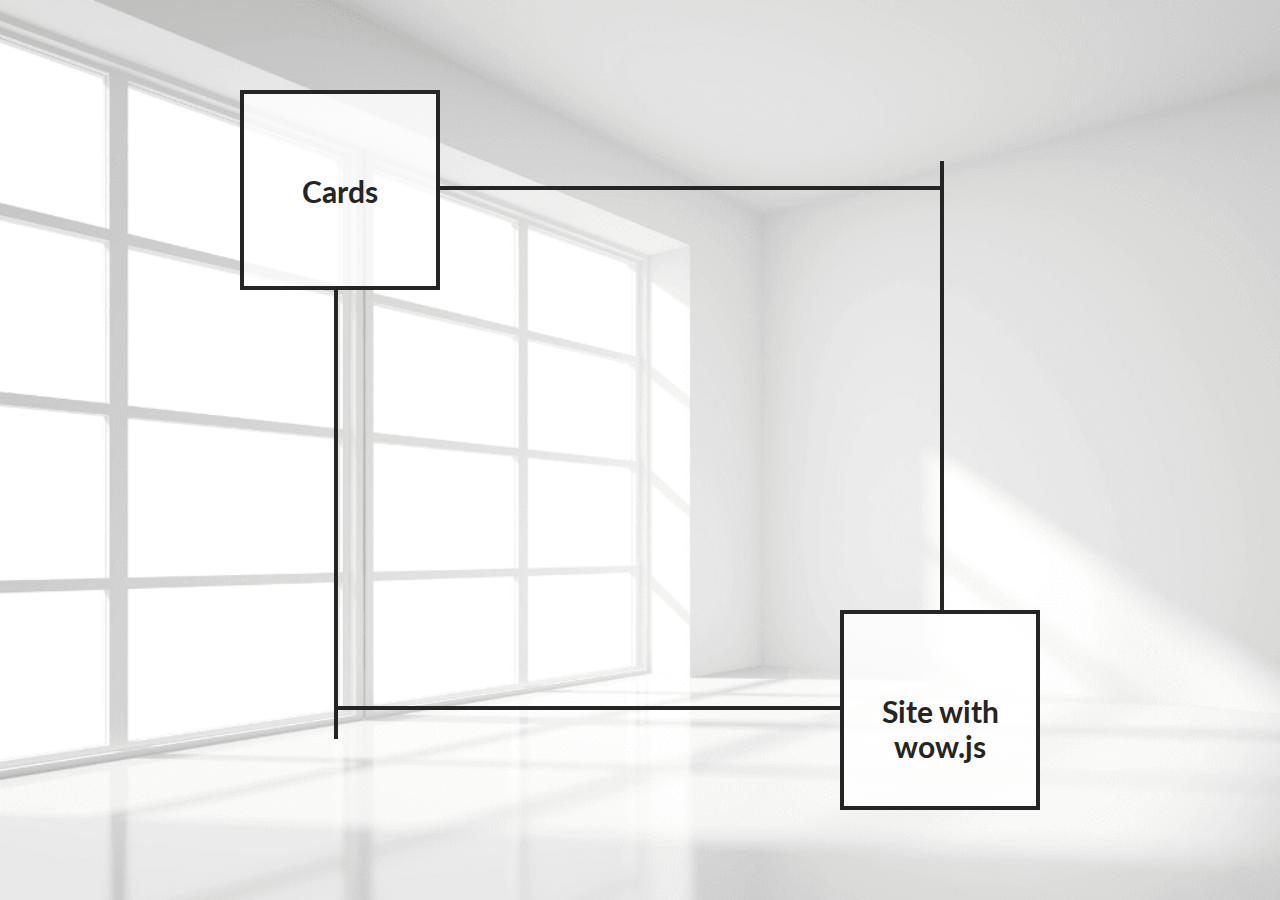
<file: index.html>
<!DOCTYPE html>
<html lang="en">

<head>
    <meta charset="UTF-8">
    <meta http-equiv="X-UA-Compatible" content="IE=edge">
    <meta name="viewport" content="width=device-width, initial-scale=1.0">
    <title>Menu</title>
    <link rel="preconnect" href="https://fonts.gstatic.com">
    <link href="https://fonts.googleapis.com/css2?family=Lato:wght@300;400;700&display=swap" rel="stylesheet">
    <link rel="stylesheet" href="index/css/normalize.css">
    <link rel="stylesheet" href="index/css/style.css">
</head>

<body>
    <nav class="nav">
        <a class="link link_1 nav__link_1" href="1/index.html" alt="Design Lab">Cards</a>
        <a class="link link_2 nav__link_2" href="2/index.html" alt="Cahee">Site with wow.js</a>
    </nav>
</body>

</html>
</file>
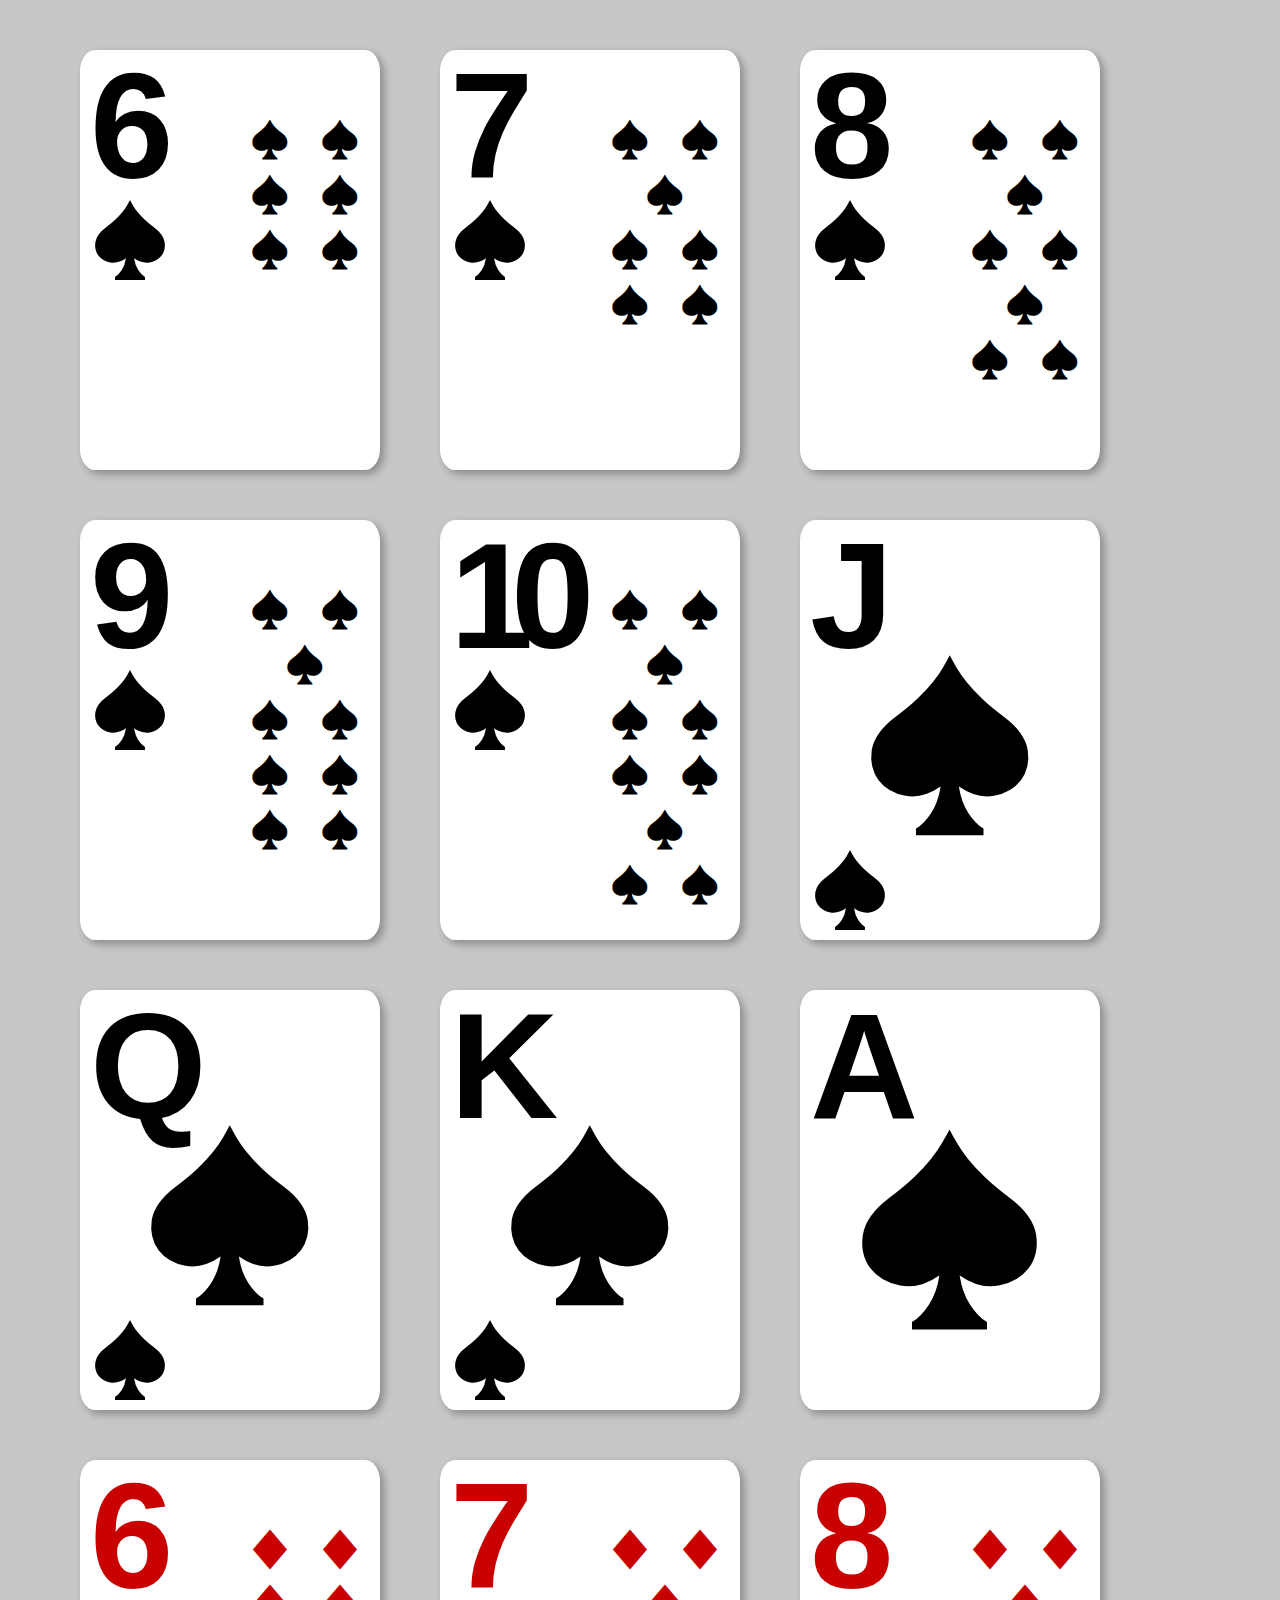
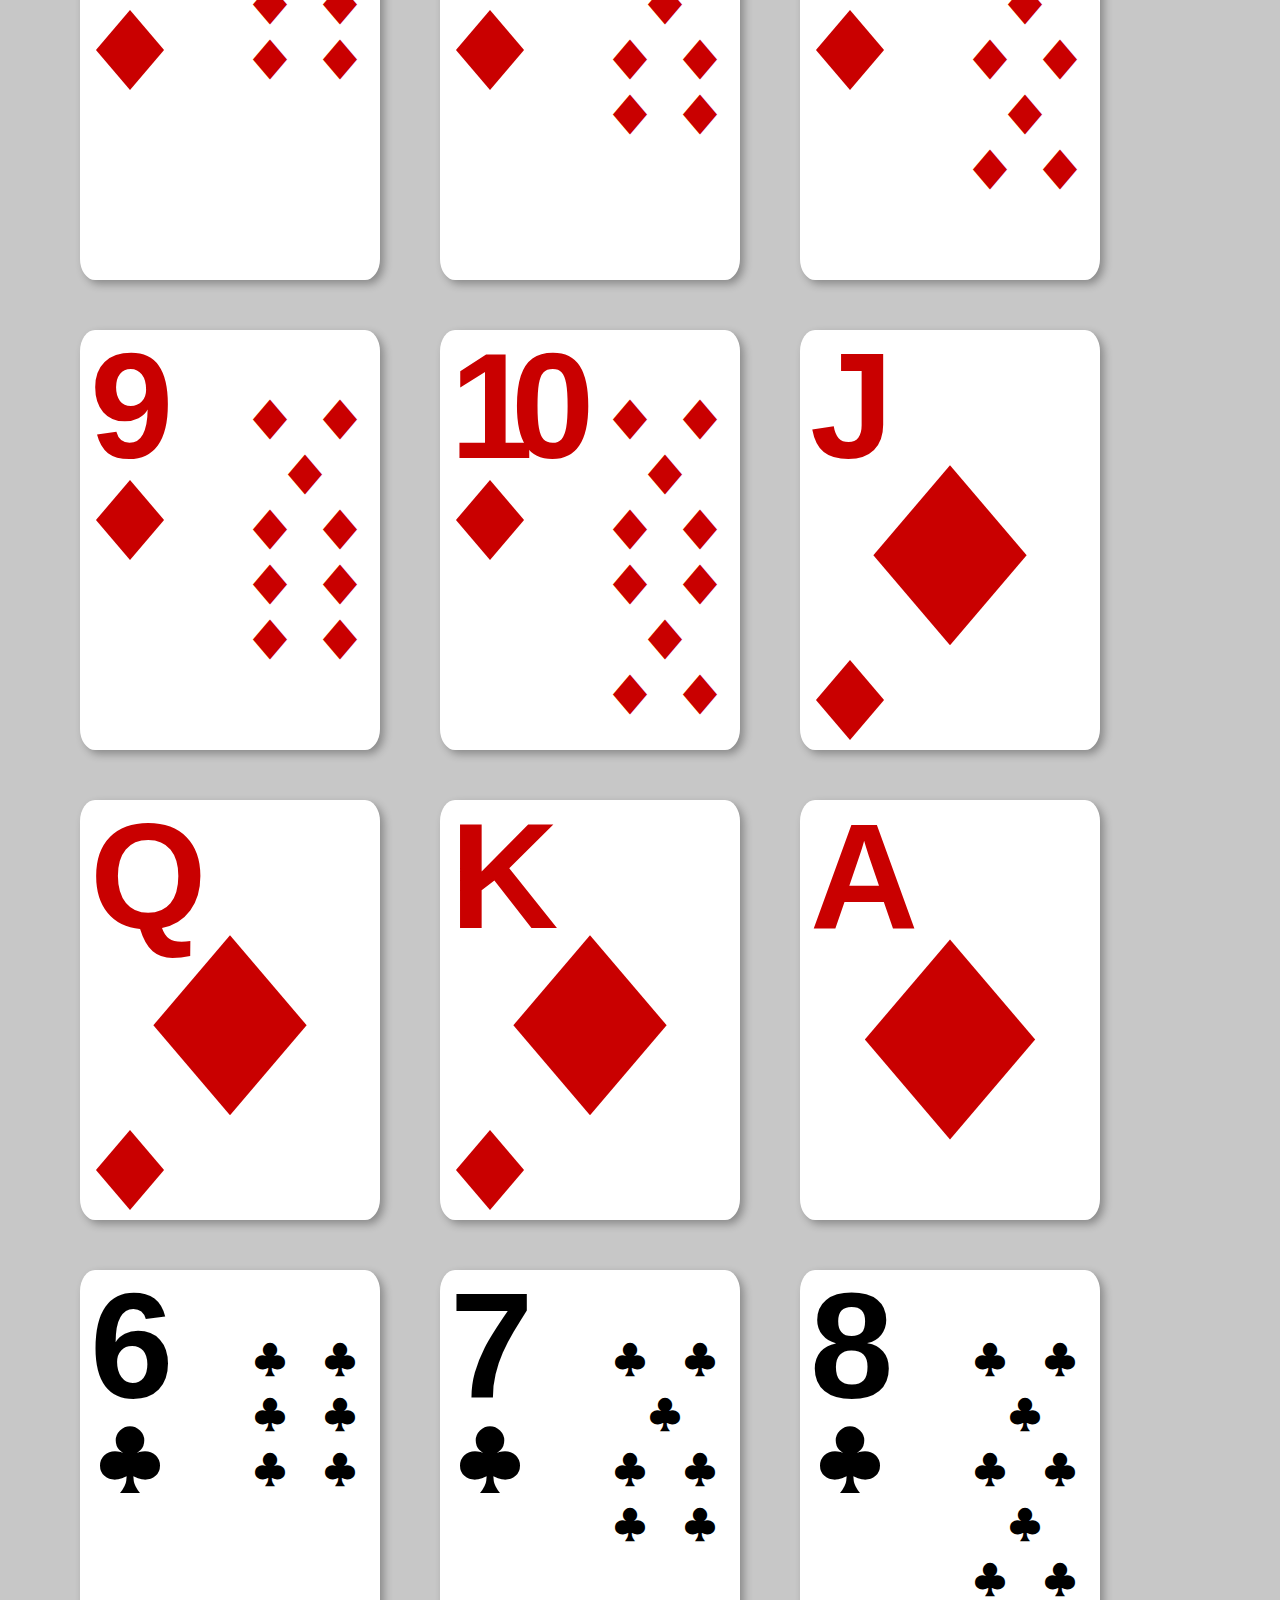
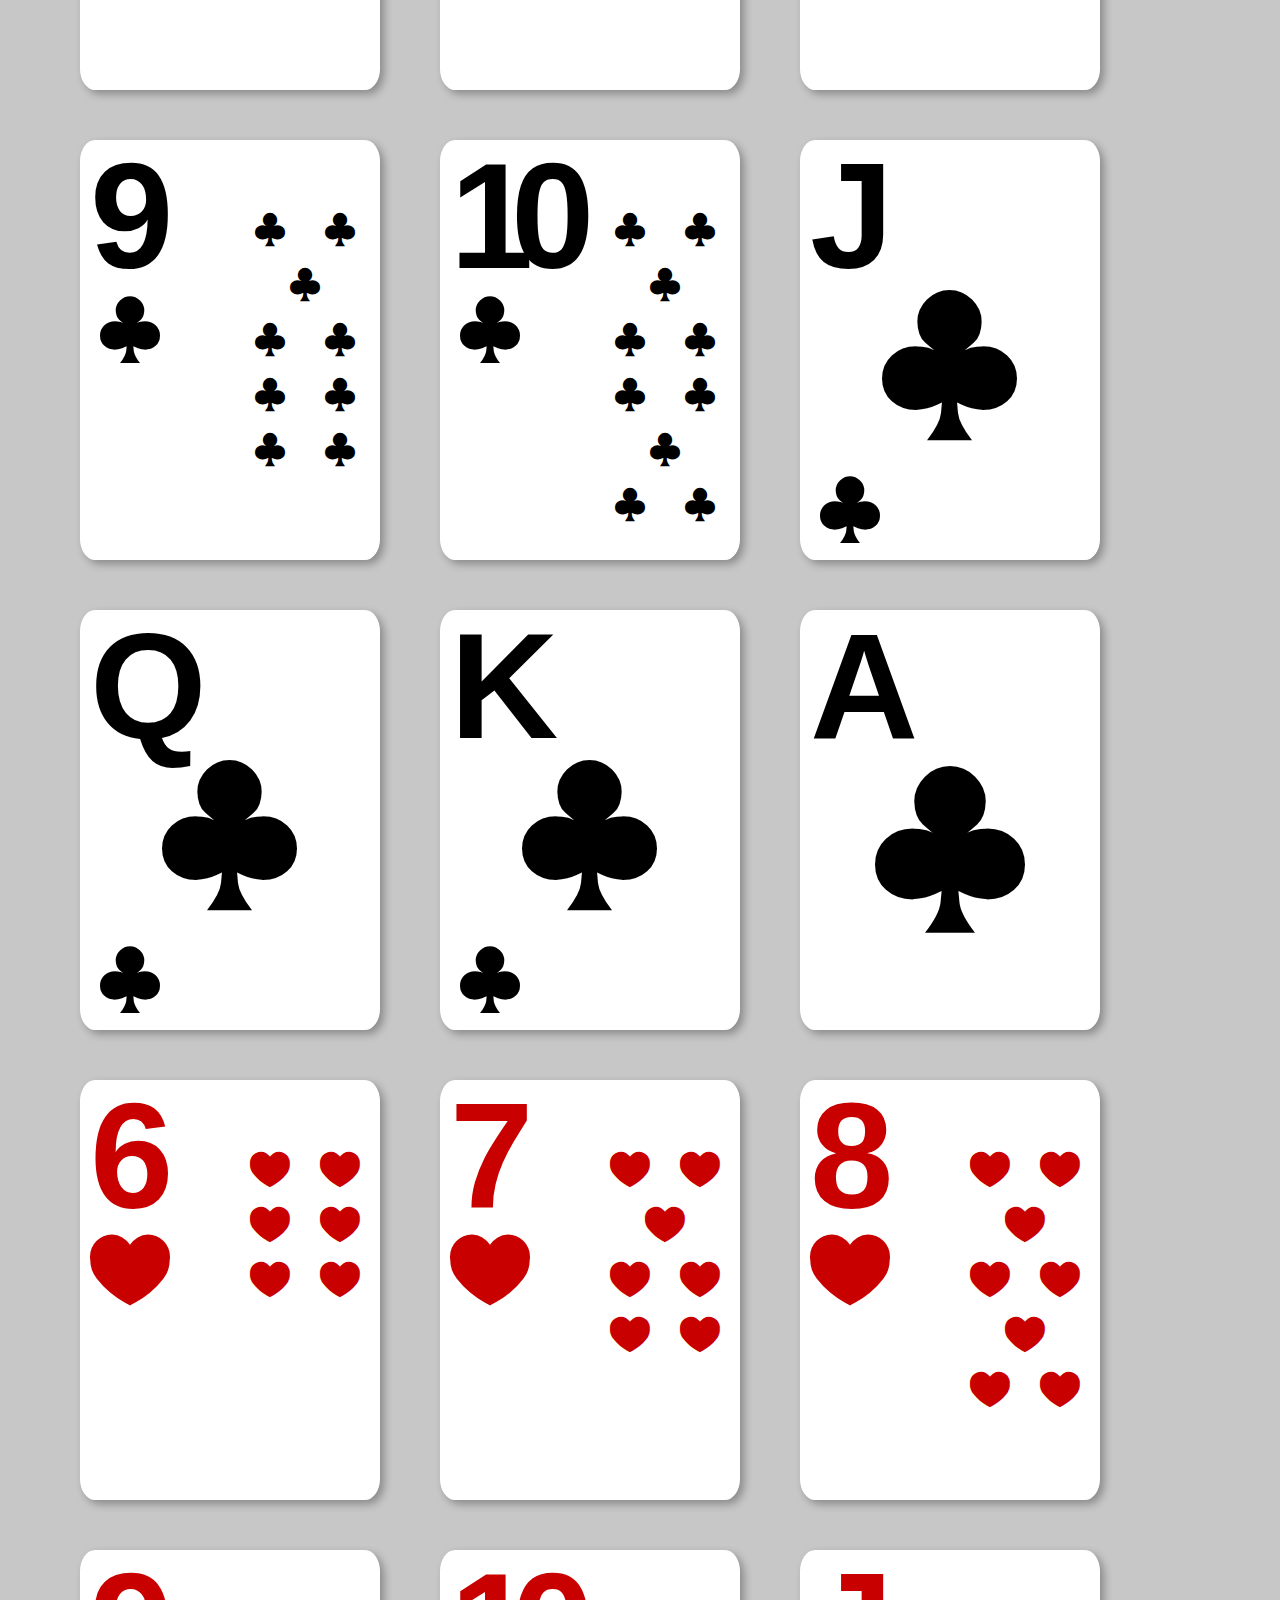
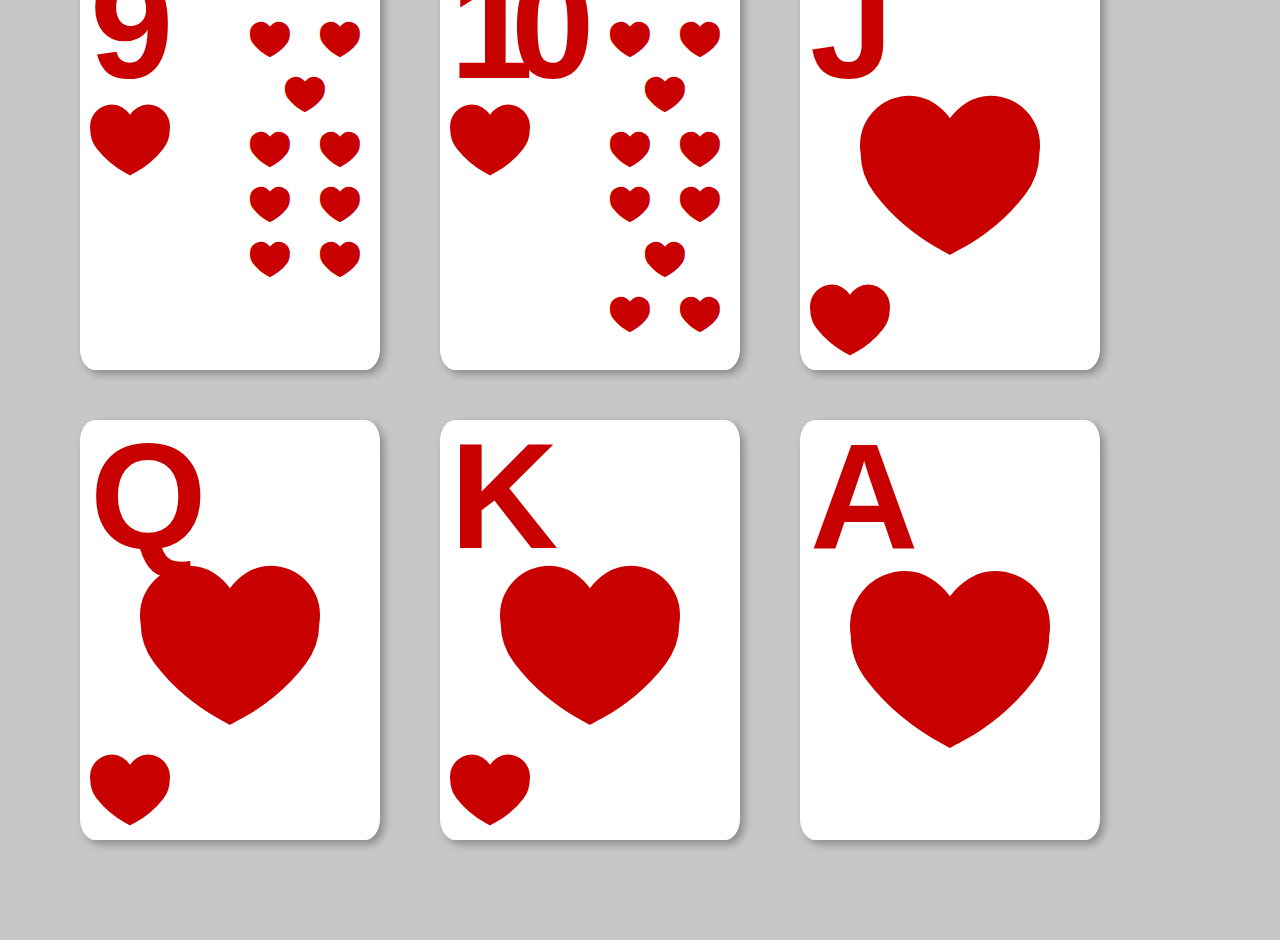
<file: 1/index.html>
<!DOCTYPE html>
<html lang="en">

<head>
    <meta charset="UTF-8">
    <meta http-equiv="X-UA-Compatible" content="IE=edge">
    <meta name="viewport" content="width=device-width, initial-scale=1.0">
    <title>Cards</title>
    <link rel="stylesheet" href="css/style.css">
</head>

<body>
    <main class="cards-box">
        <div class="card card_black pika-6">
            <h1 class="value">6</h1>
            <i class="suit icon-pika"></i>
            <div class="suits-box">
                <i class="small-icon icon-pika"></i>
                <i class="small-icon icon-pika"></i>
                <i class="small-icon icon-pika"></i>
                <i class="small-icon icon-pika"></i>
                <i class="small-icon icon-pika"></i>
                <i class="small-icon icon-pika"></i>
            </div>
        </div>
        <div class="card card_black pika-7">
            <h1 class="value">7</h1>
            <i class="suit icon-pika"></i>
            <div class="suits-box">
                <i class="small-icon icon-pika"></i>
                <i class="small-icon icon-pika"></i>
                <i class="small-icon icon_margin icon-pika"></i>
                <i class="small-icon icon-pika"></i>
                <i class="small-icon icon-pika"></i>
                <i class="small-icon icon-pika"></i>
                <i class="small-icon icon-pika"></i>
            </div>
        </div>
        <div class="card card_black pika-8">
            <h1 class="value">8</h1>
            <i class="suit icon-pika"></i>
            <div class="suits-box">
                <i class="small-icon icon-pika"></i>
                <i class="small-icon icon-pika"></i>
                <i class="small-icon icon_margin icon-pika"></i>
                <i class="small-icon icon-pika"></i>
                <i class="small-icon icon-pika"></i>
                <i class="small-icon icon_margin icon-pika"></i>
                <i class="small-icon icon-pika"></i>
                <i class="small-icon icon-pika"></i>
            </div>
        </div>
        <div class="card card_black pika-9">
            <h1 class="value">9</h1>
            <i class="suit icon-pika"></i>
            <div class="suits-box">
                <i class="small-icon icon-pika"></i>
                <i class="small-icon icon-pika"></i>
                <i class="small-icon icon_margin icon-pika"></i>
                <i class="small-icon icon-pika"></i>
                <i class="small-icon icon-pika"></i>
                <i class="small-icon icon-pika"></i>
                <i class="small-icon icon-pika"></i>
                <i class="small-icon icon-pika"></i>
                <i class="small-icon icon-pika"></i>
            </div>
        </div>
        <div class="card card_black pika-10">
            <h1 class="value">10</h1>
            <i class="suit icon-pika"></i>
            <div class="suits-box">
                <i class="small-icon icon-pika"></i>
                <i class="small-icon icon-pika"></i>
                <i class="small-icon icon_margin icon-pika"></i>
                <i class="small-icon icon-pika"></i>
                <i class="small-icon icon-pika"></i>
                <i class="small-icon icon-pika"></i>
                <i class="small-icon icon-pika"></i>
                <i class="small-icon icon_margin icon-pika"></i>
                <i class="small-icon icon-pika"></i>
                <i class="small-icon icon-pika"></i>
            </div>
        </div>
        <div class="card card_black pika-j">
            <h1 class="value">J</h1>
            <i class="suit suit_bottom icon-pika"></i>
            <i class="big-icon icon-pika"></i>
        </div>
        <div class="card card_black pika-q">
            <h1 class="value">Q</h1>
            <i class="suit suit_bottom icon-pika"></i>
            <i class="big-icon icon-pika"></i>
        </div>
        <div class="card card_black pika-k">
            <h1 class="value">K</h1>
            <i class="suit suit_bottom icon-pika"></i>
            <i class="big-icon icon-pika"></i>
        </div>
        <div class="card card_black pika-ace">
            <h1 class="value">A</h1>
            <i class="biggest-icon icon-pika"></i>
        </div>
        <!-- bubna -->
        <div class="card card_red bubna-6">
            <h1 class="value">6</h1>
            <i class="suit icon-bubna"></i>
            <div class="suits-box">
                <i class="small-icon icon-bubna"></i>
                <i class="small-icon icon-bubna"></i>
                <i class="small-icon icon-bubna"></i>
                <i class="small-icon icon-bubna"></i>
                <i class="small-icon icon-bubna"></i>
                <i class="small-icon icon-bubna"></i>
            </div>
        </div>
        <div class="card card_red bubna-7">
            <h1 class="value">7</h1>
            <i class="suit icon-bubna"></i>
            <div class="suits-box">
                <i class="small-icon icon-bubna"></i>
                <i class="small-icon icon-bubna"></i>
                <i class="small-icon icon_margin icon-bubna"></i>
                <i class="small-icon icon-bubna"></i>
                <i class="small-icon icon-bubna"></i>
                <i class="small-icon icon-bubna"></i>
                <i class="small-icon icon-bubna"></i>
            </div>
        </div>
        <div class="card card_red bubna-8">
            <h1 class="value">8</h1>
            <i class="suit icon-bubna"></i>
            <div class="suits-box">
                <i class="small-icon icon-bubna"></i>
                <i class="small-icon icon-bubna"></i>
                <i class="small-icon icon_margin icon-bubna"></i>
                <i class="small-icon icon-bubna"></i>
                <i class="small-icon icon-bubna"></i>
                <i class="small-icon icon_margin icon-bubna"></i>
                <i class="small-icon icon-bubna"></i>
                <i class="small-icon icon-bubna"></i>
            </div>
        </div>
        <div class="card card_red bubna-9">
            <h1 class="value">9</h1>
            <i class="suit icon-bubna"></i>
            <div class="suits-box">
                <i class="small-icon icon-bubna"></i>
                <i class="small-icon icon-bubna"></i>
                <i class="small-icon icon_margin icon-bubna"></i>
                <i class="small-icon icon-bubna"></i>
                <i class="small-icon icon-bubna"></i>
                <i class="small-icon icon-bubna"></i>
                <i class="small-icon icon-bubna"></i>
                <i class="small-icon icon-bubna"></i>
                <i class="small-icon icon-bubna"></i>
            </div>
        </div>
        <div class="card card_red bubna-10">
            <h1 class="value">10</h1>
            <i class="suit icon-bubna"></i>
            <div class="suits-box">
                <i class="small-icon icon-bubna"></i>
                <i class="small-icon icon-bubna"></i>
                <i class="small-icon icon_margin icon-bubna"></i>
                <i class="small-icon icon-bubna"></i>
                <i class="small-icon icon-bubna"></i>
                <i class="small-icon icon-bubna"></i>
                <i class="small-icon icon-bubna"></i>
                <i class="small-icon icon_margin icon-bubna"></i>
                <i class="small-icon icon-bubna"></i>
                <i class="small-icon icon-bubna"></i>
            </div>
        </div>
        <div class="card card_red bubna-j">
            <h1 class="value">J</h1>
            <i class="suit suit_bottom icon-bubna"></i>
            <i class="big-icon icon-bubna"></i>
        </div>
        <div class="card card_red bubna-q">
            <h1 class="value">Q</h1>
            <i class="suit suit_bottom icon-bubna"></i>
            <i class="big-icon icon-bubna"></i>
        </div>
        <div class="card card_red bubna-k">
            <h1 class="value">K</h1>
            <i class="suit suit_bottom icon-bubna"></i>
            <i class="big-icon icon-bubna"></i>
        </div>
        <div class="card card_red bubna-ace">
            <h1 class="value">A</h1>
            <i class="biggest-icon icon-bubna"></i>
        </div>
        <!-- trefa -->
        <div class="card card_black trefa-6">
            <h1 class="value">6</h1>
            <i class="suit icon-trefa"></i>
            <div class="suits-box">
                <i class="small-icon icon-trefa"></i>
                <i class="small-icon icon-trefa"></i>
                <i class="small-icon icon-trefa"></i>
                <i class="small-icon icon-trefa"></i>
                <i class="small-icon icon-trefa"></i>
                <i class="small-icon icon-trefa"></i>
            </div>
        </div>
        <div class="card card_black trefa-7">
            <h1 class="value">7</h1>
            <i class="suit icon-trefa"></i>
            <div class="suits-box">
                <i class="small-icon icon-trefa"></i>
                <i class="small-icon icon-trefa"></i>
                <i class="small-icon icon_margin icon-trefa"></i>
                <i class="small-icon icon-trefa"></i>
                <i class="small-icon icon-trefa"></i>
                <i class="small-icon icon-trefa"></i>
                <i class="small-icon icon-trefa"></i>
            </div>
        </div>
        <div class="card card_black trefa-8">
            <h1 class="value">8</h1>
            <i class="suit icon-trefa"></i>
            <div class="suits-box">
                <i class="small-icon icon-trefa"></i>
                <i class="small-icon icon-trefa"></i>
                <i class="small-icon icon_margin icon-trefa"></i>
                <i class="small-icon icon-trefa"></i>
                <i class="small-icon icon-trefa"></i>
                <i class="small-icon icon_margin icon-trefa"></i>
                <i class="small-icon icon-trefa"></i>
                <i class="small-icon icon-trefa"></i>
            </div>
        </div>
        <div class="card card_black trefa-9">
            <h1 class="value">9</h1>
            <i class="suit icon-trefa"></i>
            <div class="suits-box">
                <i class="small-icon icon-trefa"></i>
                <i class="small-icon icon-trefa"></i>
                <i class="small-icon icon_margin icon-trefa"></i>
                <i class="small-icon icon-trefa"></i>
                <i class="small-icon icon-trefa"></i>
                <i class="small-icon icon-trefa"></i>
                <i class="small-icon icon-trefa"></i>
                <i class="small-icon icon-trefa"></i>
                <i class="small-icon icon-trefa"></i>
            </div>
        </div>
        <div class="card card_black trefa-10">
            <h1 class="value">10</h1>
            <i class="suit icon-trefa"></i>
            <div class="suits-box">
                <i class="small-icon icon-trefa"></i>
                <i class="small-icon icon-trefa"></i>
                <i class="small-icon icon_margin icon-trefa"></i>
                <i class="small-icon icon-trefa"></i>
                <i class="small-icon icon-trefa"></i>
                <i class="small-icon icon-trefa"></i>
                <i class="small-icon icon-trefa"></i>
                <i class="small-icon icon_margin icon-trefa"></i>
                <i class="small-icon icon-trefa"></i>
                <i class="small-icon icon-trefa"></i>
            </div>
        </div>
        <div class="card card_black trefa-j">
            <h1 class="value">J</h1>
            <i class="suit suit_bottom icon-trefa"></i>
            <i class="big-icon icon-trefa"></i>
        </div>
        <div class="card card_black trefa-q">
            <h1 class="value">Q</h1>
            <i class="suit suit_bottom icon-trefa"></i>
            <i class="big-icon icon-trefa"></i>
        </div>
        <div class="card card_black trefa-k">
            <h1 class="value">K</h1>
            <i class="suit suit_bottom icon-trefa"></i>
            <i class="big-icon icon-trefa"></i>
        </div>
        <div class="card card_black trefa-ace">
            <h1 class="value">A</h1>
            <i class="biggest-icon icon-trefa"></i>
        </div>
        <!-- chirva -->
        <div class="card card_red chirva-6">
            <h1 class="value">6</h1>
            <i class="suit icon-chirva"></i>
            <div class="suits-box">
                <i class="small-icon icon-chirva"></i>
                <i class="small-icon icon-chirva"></i>
                <i class="small-icon icon-chirva"></i>
                <i class="small-icon icon-chirva"></i>
                <i class="small-icon icon-chirva"></i>
                <i class="small-icon icon-chirva"></i>
            </div>
        </div>
        <div class="card card_red chirva-7">
            <h1 class="value">7</h1>
            <i class="suit icon-chirva"></i>
            <div class="suits-box">
                <i class="small-icon icon-chirva"></i>
                <i class="small-icon icon-chirva"></i>
                <i class="small-icon icon_margin icon-chirva"></i>
                <i class="small-icon icon-chirva"></i>
                <i class="small-icon icon-chirva"></i>
                <i class="small-icon icon-chirva"></i>
                <i class="small-icon icon-chirva"></i>
            </div>
        </div>
        <div class="card card_red chirva-8">
            <h1 class="value">8</h1>
            <i class="suit icon-chirva"></i>
            <div class="suits-box">
                <i class="small-icon icon-chirva"></i>
                <i class="small-icon icon-chirva"></i>
                <i class="small-icon icon_margin icon-chirva"></i>
                <i class="small-icon icon-chirva"></i>
                <i class="small-icon icon-chirva"></i>
                <i class="small-icon icon_margin icon-chirva"></i>
                <i class="small-icon icon-chirva"></i>
                <i class="small-icon icon-chirva"></i>
            </div>
        </div>
        <div class="card card_red chirva-9">
            <h1 class="value">9</h1>
            <i class="suit icon-chirva"></i>
            <div class="suits-box">
                <i class="small-icon icon-chirva"></i>
                <i class="small-icon icon-chirva"></i>
                <i class="small-icon icon_margin icon-chirva"></i>
                <i class="small-icon icon-chirva"></i>
                <i class="small-icon icon-chirva"></i>
                <i class="small-icon icon-chirva"></i>
                <i class="small-icon icon-chirva"></i>
                <i class="small-icon icon-chirva"></i>
                <i class="small-icon icon-chirva"></i>
            </div>
        </div>
        <div class="card card_red chirva-10">
            <h1 class="value">10</h1>
            <i class="suit icon-chirva"></i>
            <div class="suits-box">
                <i class="small-icon icon-chirva"></i>
                <i class="small-icon icon-chirva"></i>
                <i class="small-icon icon_margin icon-chirva"></i>
                <i class="small-icon icon-chirva"></i>
                <i class="small-icon icon-chirva"></i>
                <i class="small-icon icon-chirva"></i>
                <i class="small-icon icon-chirva"></i>
                <i class="small-icon icon_margin icon-chirva"></i>
                <i class="small-icon icon-chirva"></i>
                <i class="small-icon icon-chirva"></i>
            </div>
        </div>
        <div class="card card_red chirva-j">
            <h1 class="value">J</h1>
            <i class="suit suit_bottom icon-chirva"></i>
            <i class="big-icon icon-chirva"></i>
        </div>
        <div class="card card_red chirva-q">
            <h1 class="value">Q</h1>
            <i class="suit suit_bottom icon-chirva"></i>
            <i class="big-icon icon-chirva"></i>
        </div>
        <div class="card card_red chirva-k">
            <h1 class="value">K</h1>
            <i class="suit suit_bottom icon-chirva"></i>
            <i class="big-icon icon-chirva"></i>
        </div>
        <div class="card card_red chirva-ace">
            <h1 class="value">A</h1>
            <i class="biggest-icon icon-chirva"></i>
        </div>
    </main>
</body>

</html>
</file>
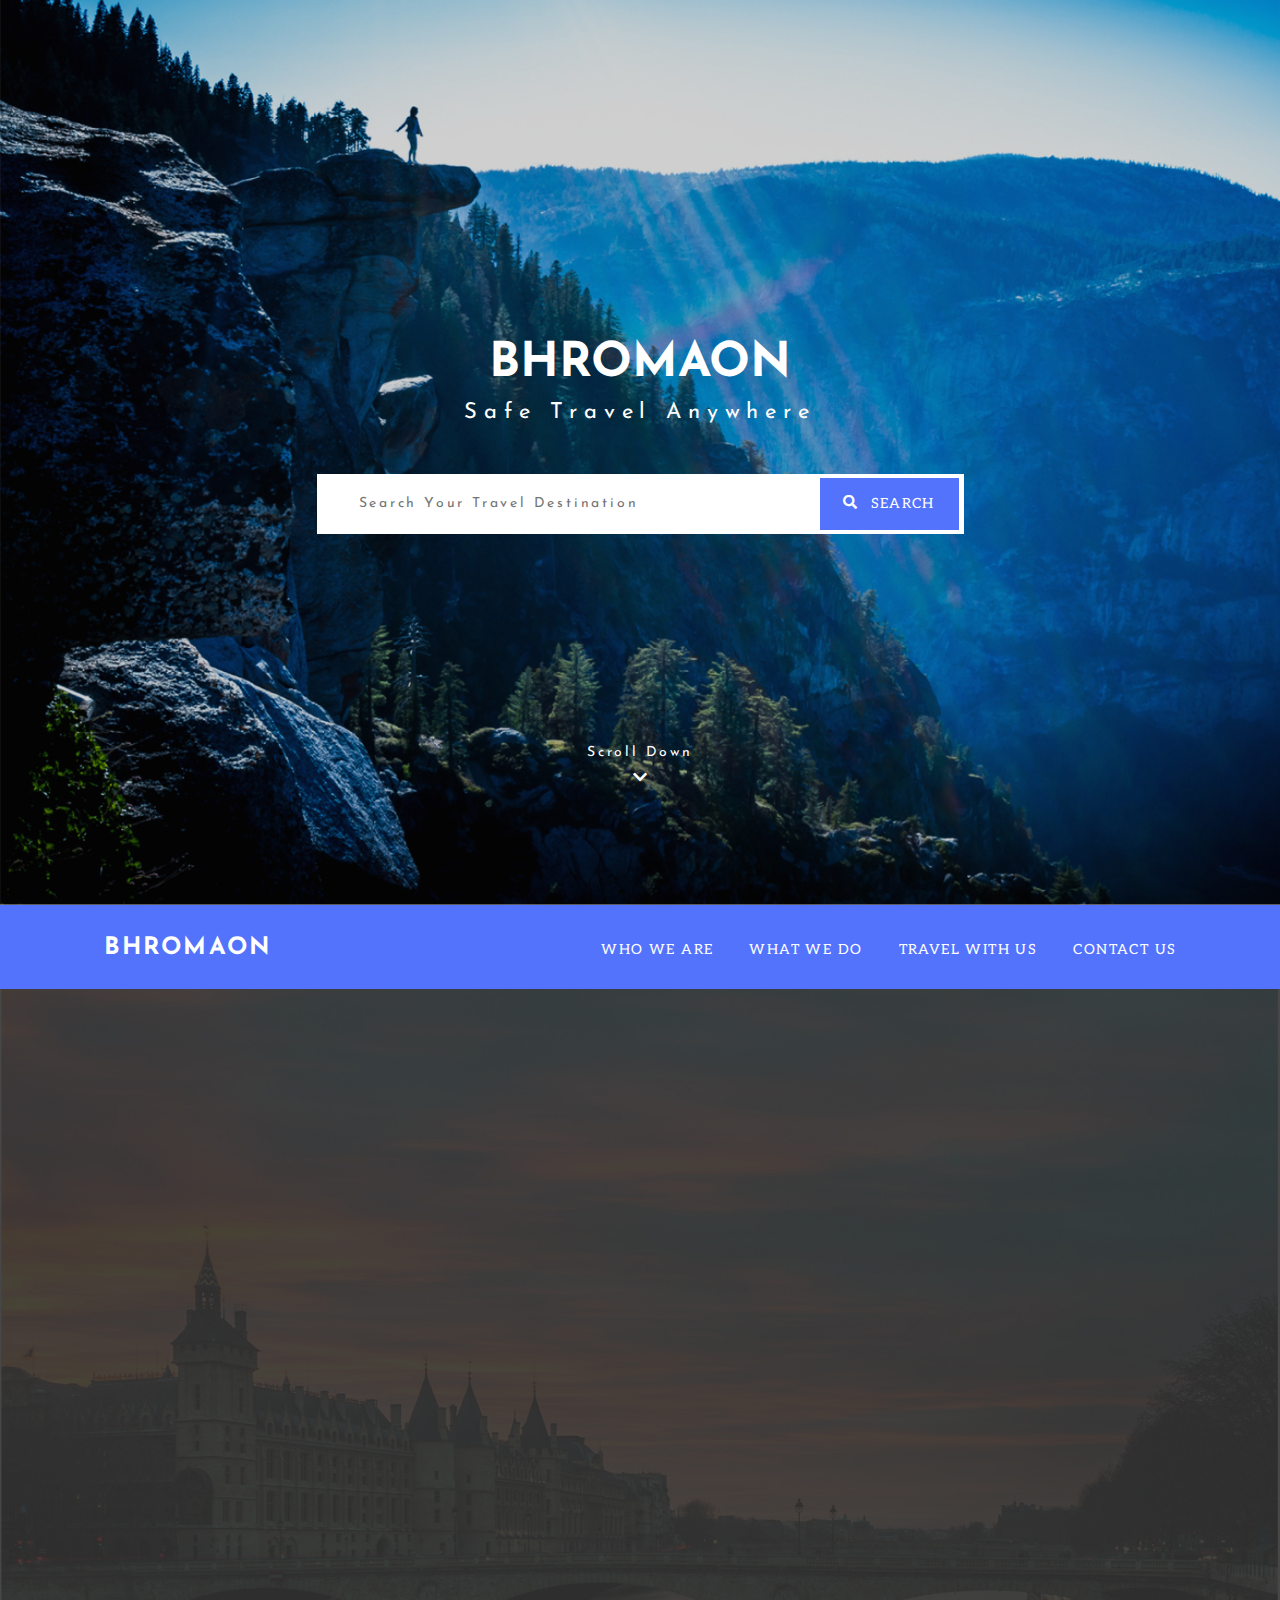
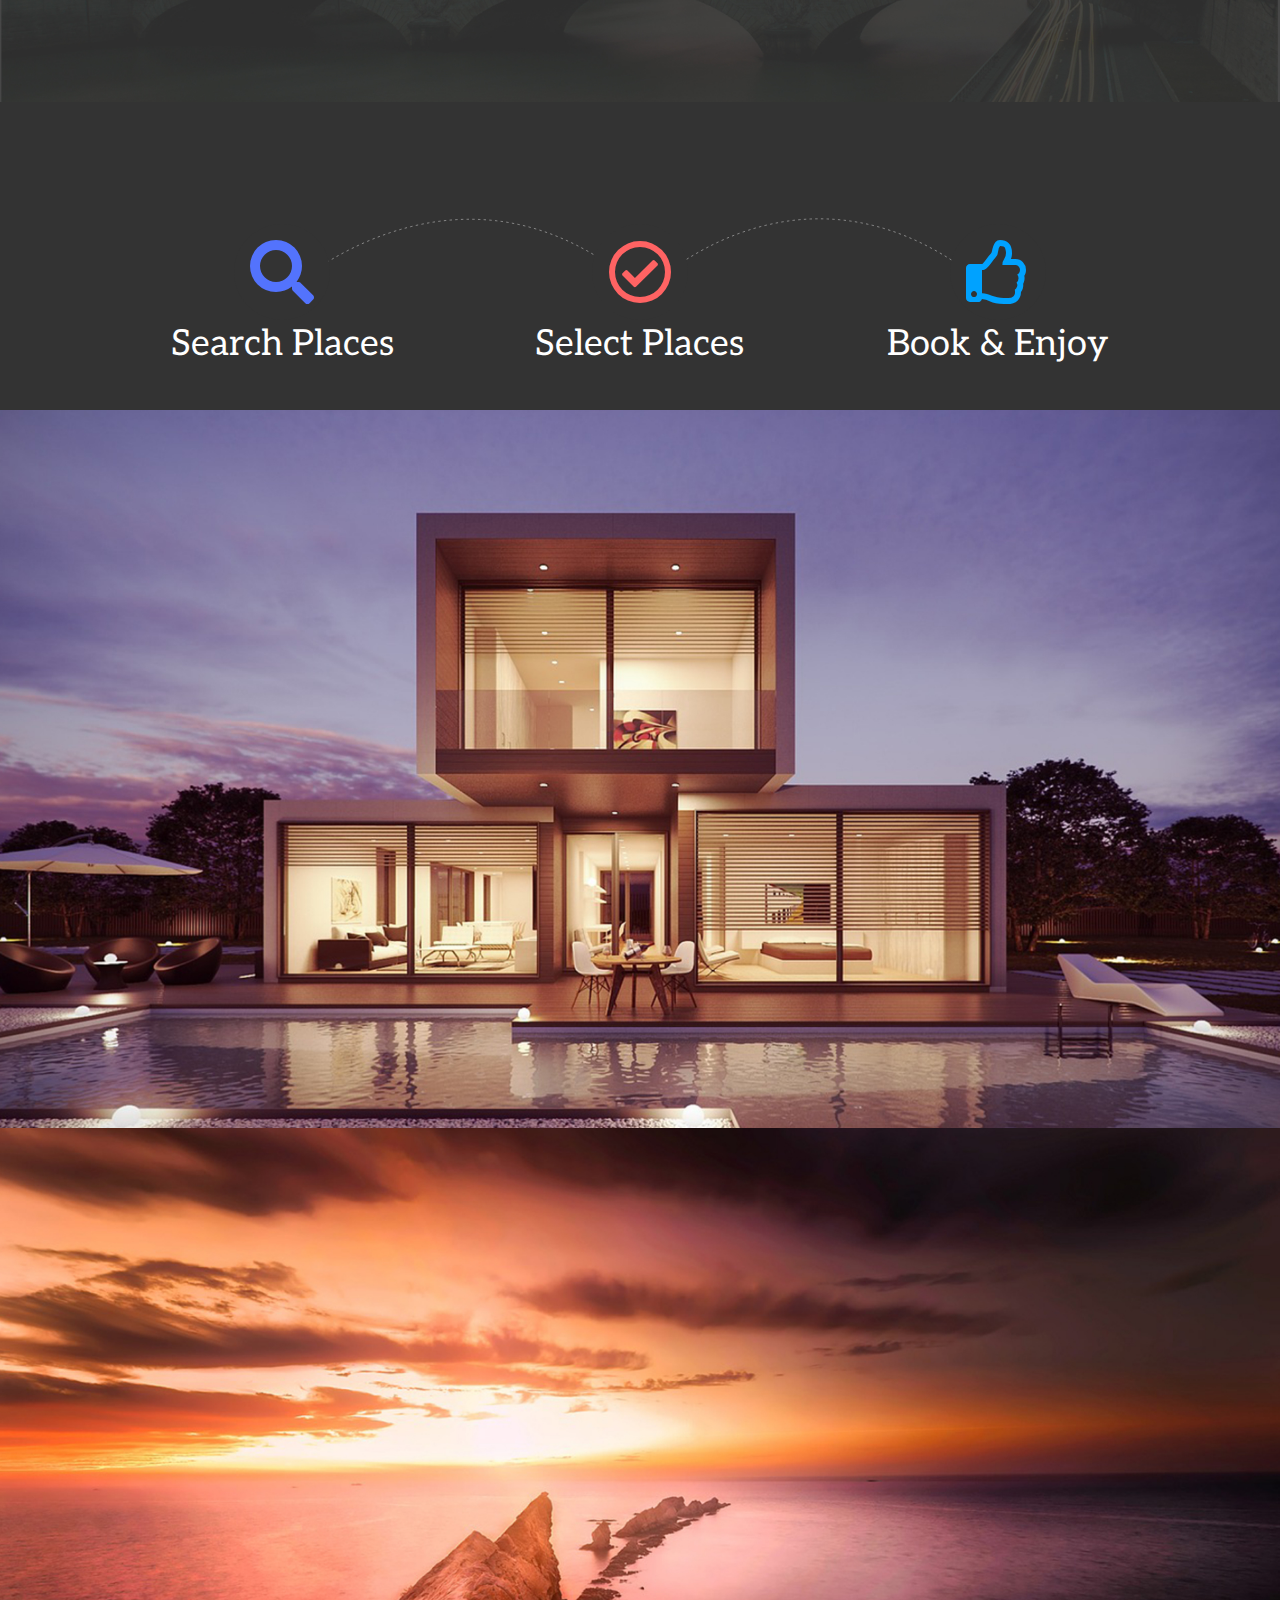
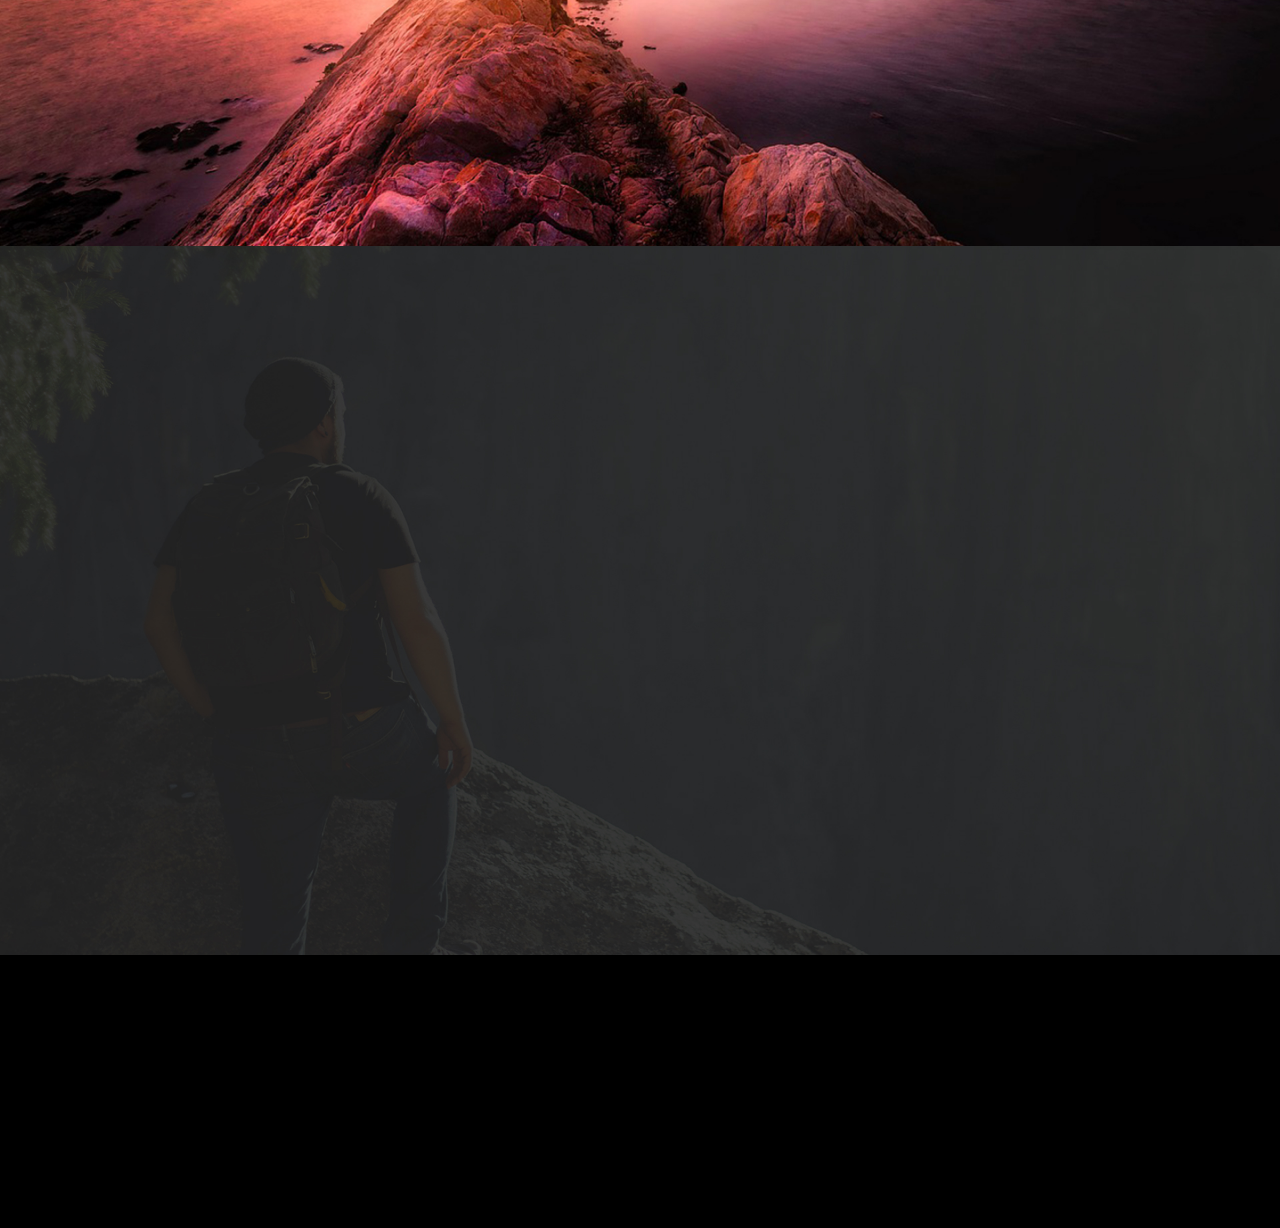
<file: 2/index.html>
<!DOCTYPE html>
<html lang="en">

<head>
    <meta charset="UTF-8">
    <meta http-equiv="X-UA-Compatible" content="IE=edge">
    <meta name="viewport" content="width=device-width, initial-scale=1.0">
    <title>Bhromaon</title>
    <link rel="stylesheet" href="css/animate.css">
    <link rel="stylesheet" href="css/style.css">
    <link rel="icon" href="favicon/favicon.ico">
</head>

<body>
    <section class="header-wrapper">
        <header class="header-wrapper__header">
            <h1 class="title header-wrapper__header__title wow fadeInLeft">Bhromaon</h1>
            <p class="subtitle header-wrapper__header__subtitle wow fadeInRight">Safe Travel Anywhere</p>
            <form class="form header-wrapper__header__form wow fadeInLeft" action="#">
                <input class="input form__input" type="search" name="Search"
                    placeholder="Search Your Travel Destination">
                <button class="button-submit form__button-submit">
                    <i class="button-submit__icon icon-search"></i>Search
                </button>
            </form>
            <div class="scroll-block header-wrapper__header__scroll-block">
                <p class="scroll-block__text">Scroll Down</p>
                <i class="scroll-block__icon icon-chevron-down"></i>
            </div>
        </header>
    </section>
    <section class="nav-wrapper container">
        <nav class="nav-wrapper__nav">
            <a class="logo-link nav-wrapper__nav__logo-link" href="#" alt="Bhromaon">Bhromaon</a>
            <div class="links-block nav-wrapper__nav__links-block">
                <a class="links-block__link" href="#why-section" alt="Who We Are">Who We Are</a>
                <a class="links-block__link" href="#what-we-do-section" alt="What We Do">What We Do</a>
                <a class="links-block__link" href="#travel-with-us-section" alt="Travel With Us">Travel With Us</a>
                <a class="links-block__link" href="#contact-us-section" alt="Contact Us">Contact Us</a>
            </div>
            <button class="burger nav-wrapper__nav__burger"
                onclick="this.classList.toggle('burger_opened');this.setAttribute('aria-expanded', this.classList.contains('burger_opened'))"
                aria-label="Main Menu">
                <svg width="120" height="60" viewBox="0 0 100 100">
                    <path class="burger_line burger_line1"
                        d="M 20,29.000046 H 80.000231 C 80.000231,29.000046 94.498839,28.817352 94.532987,66.711331 94.543142,77.980673 90.966081,81.670246 85.259173,81.668997 79.552261,81.667751 75.000211,74.999942 75.000211,74.999942 L 25.000021,25.000058" />
                    <path class="burger_line burger_line2" d="M 20,50 H 80" />
                    <path class="burger_line burger_line3"
                        d="M 20,70.999954 H 80.000231 C 80.000231,70.999954 94.498839,71.182648 94.532987,33.288669 94.543142,22.019327 90.966081,18.329754 85.259173,18.331003 79.552261,18.332249 75.000211,25.000058 75.000211,25.000058 L 25.000021,74.999942" />
                </svg>
            </button>
            <div class="mob-links-block mobile-nav__mob-links-block menu-open">
                <a class="mob-links-block__link" href="#why-section" alt="Who We Are">Who We Are</a>
                <a class="mob-links-block__link" href="#what-we-do-section" alt="What We Do">What We Do</a>
                <a class="mob-links-block__link" href="#travel-with-us-section" alt="Travel With Us">Travel With
                    Us</a>
                <a class="mob-links-block__link" href="#contact-us-section" alt="Contact Us">Contact Us</a>
            </div>
        </nav>
    </section>
    <section class="why-wrapper container">
        <main class="why-wrapper__main" id="why-section">
            <div class="text-block why-wrapper__main__text-block wow fadeInLeft">
                <h3 class="desc text-block__desc">Why Choose Us</h3>
                <p class="text text-block__text">
                    Tion and dislike men who are so beguiled and demoralized by desire by the charms of pleasure of the
                    moment, so blinded by desire, that they cannot foresee
                </p>
                <p class="text text-block__text">
                    Ddislike men who are so beguiled and demoralized by the charms of pleasure of the moment, so blinded
                    by desire, that.
                </p>
                <button class="button text-block__button">Explore Places</button>
            </div>
            <div class="img-block why-wrapper__main__img-block wow fadeInRight">
                <img class="img-block__img" src="img/why_img-2.jpg" alt="House near the lake">
                <img class="img-block__img img-block__img_margin" src="img/why_img-1.jpg" alt="Blue Mountains">
            </div>
        </main>
    </section>
    <section class="steps-wrapper container" id="what-we-do-section">
        <article class="steps-wrapper__article">
            <div class="icon-blocks steps-wrapper__article__icon-blocks">
                <div class="icon-block icon-blocks__icon-block">
                    <div class="icon-block__icon-border">
                        <i class="icon-search icon-block__icon-border__search"></i>
                    </div>
                    <h3 class="desc icon-block__desc">Search Places</h3>
                </div>
                <div class="icon-block icon-block_margin icon-blocks__icon-block">
                    <div class="icon-block__icon-border">
                        <i class="icon-check-circle icon-block__icon-border__circle"></i>
                    </div>
                    <h3 class="desc icon-block__desc">Select Places</h3>
                </div>
                <div class="icon-block icon-blocks__icon-block">
                    <div class="icon-block__icon-border">
                        <i class="icon-thumbs-up icon-block__icon-border__up"></i>
                    </div>
                    <h3 class="desc icon-block__desc">Book & Enjoy</h3>
                </div>
                <img class="steps-wrapper__article__line-icon" src="svg/line.svg">
            </div>
        </article>
    </section>
    <section class="book-now-1-wrapper container" id="travel-with-us-section">
        <article class="book-now-1-wrapper__article">
            <div class="book-now-block book-now-1-wrapper__article__book-now-block wow fadeInLeft">
                <p class="book-now-block__desc">Spain</p>
                <h5 class="subtitle subtitle_small book-now-block__subtitle">Grand Spain Madrid</h5>
                <p class="text book-now-block__text">
                    But I must explain to you how all this mistaken idea of account to denouncing pleasure and praising
                    pain was account born and I account will give you a complete account of the system
                </p>
                <button class="button book-now-block__button">Book now</button>
            </div>
        </article>
    </section>
    <section class="book-now-2-wrapper container">
        <article class="book-now-2-wrapper__article">
            <div class="book-now-block book-now-1-wrapper__article__book-now-block wow fadeInRight">
                <p class="book-now-block__desc">Spain</p>
                <h5 class="subtitle subtitle_small book-now-block__subtitle">Grand Spain Madrid</h5>
                <p class="text book-now-block__text">
                    But I must explain to you how all this mistaken idea of account to denouncing pleasure and praising
                    pain was account born and I account will give you a complete account of the system
                </p>
                <button class="button book-now-block__button">Book now</button>
            </div>
        </article>
    </section>
    <section class="tourists-say-wrapper container" id="contact-us-section">
        <article class="tourists-say-wrapper__article">
            <h3 class="desc tourists-say-wrapper__article__desc wow fadeInLeft">What Our Tourists Say</h3>
            <div class="retelling-block tourists-say-wrapper__article__retelling-block wow fadeInRight">
                <div class="retelling-block__img"></div>
                <div class="retelling-block__text-block">
                    <h5 class="subtitle subtitle_small retelling-block__text-block__subtitle">Sam Sumon</h5>
                    <p class="text retelling-block__text-block__text">
                        <i class="icon-quote-left text__icon"></i>
                        But I must explain to you how all this mistaken idea of account to denouncinpleasure and
                        praising pain But I must explain to you how all this mistaken idea of account to nai denouncing
                        pleasure and praising pain was account born and I account will give you a complete account of
                        the system was account born and I account will give you a nai the complete account of the system
                    </p>
                </div>
            </div>
        </article>
    </section>
    <section class="footer-wrapper">
        <footer class="footer-wrapper__footer">
            <a class="logo-link footer-wrapper__footer__logo-link wow fadeInLeft" href="#" alt="Bhromaon">
                Bhromaon
            </a>
            <p class="footer-wrapper__footer__desc wow fadeInRight">Safe Travel Anywhere</p>
            <div class="social-links footer-wrapper__footer__social-links wow fadeInLeft">
                <a class="social-link social-links__social-link" href="#" alt="Facebook">
                    <i class="icon-facebook"></i>
                </a>
                <a class="social-link social-links__social-link" href="#" alt="Twitter">
                    <i class="icon-twitter"></i>
                </a>
                <a class="social-link social-links__social-link" href="#" alt="LinkedIn">
                    <i class="icon-linkedin"></i>
                </a>
                <a class="social-link social-links__social-link" href="#" alt="YouTube">
                    <i class="icon-youtube"></i>
                </a>
                <a class="social-link social-links__social-link" href="#" alt="Pinterest">
                    <i class="icon-pinterest"></i>
                </a>
            </div>
        </footer>
    </section>
    <script src="js/wow.min.js"></script>
    <script src="js/burger-script.js"></script>
</body>

</html>
</file>
<file: index/css/style.css>
*, ::before, ::after {
    margin: 0;
    padding: 0;
    box-sizing: border-box;
    transition: all .1s ease-in;
    font-family: "Lato", sans-serif;
}

body {
    height: 100vh;
    background: url(../img/index_bg.png) no-repeat;
    background-size: cover;
    display: flex;
    justify-content: center;
    align-items: center;
}

.nav {
    width: 800px;
    height: 80vh;
    display: flex;
    flex-direction: column;
    justify-content: space-between;
}

.link {
    width: 200px;
    height: 200px;
    padding: 80px 0;
    border: solid 4px rgb(37, 37, 37);
    background: rgba(255, 255, 255, 0.8);
    font-size: 30px;
    text-align: center;
    font-weight: bold;
    text-decoration: none;
    color: rgb(37, 37, 37);
    position: relative;
}

.link:hover, .link:focus {
    outline: none;
    background: rgba(37, 37, 37, 0.8);
    color: rgb(255, 255, 255);
}

.link:active {
    background: rgba(14, 13, 13, 0.8);
}

.link_1::before {
    content: "";
    display: block;
    width: 508px;
    height: 4px;
    background: rgb(37, 37, 37);
    position: absolute;
    top: 50%;
    transform: translateY(-100%);
    left: 100%;
}

.link_1::after {
    content: "";
    display: block;
    width: 4px;
    height: 453px;
    background: rgb(37, 37, 37);
    position: absolute;
    top: 100%;
    right: 50%;
    transform: translateX(-50%);
}

.link_2 {
    align-self: flex-end;
}

.link_2::before {
    content: "";
    display: block;
    width: 4px;
    height: 453px;
    background: rgb(37, 37, 37);
    position: absolute;
    bottom: 100%;
    left: 50%;
}

.link_2::after {
    content: "";
    display: block;
    width: 508px;
    height: 4px;
    background: rgb(37, 37, 37);
    position: absolute;
    top: 50%;
    transform: translateY(-100%);
    right: 100%;
}
</file>
<file: 1/css/style.css>
@font-face {
    font-family: 'icon-font';
    src:  url('../fonts/icon-font.eot?vlvwzc');
    src:  url('../fonts/icon-font.eot?vlvwzc#iefix') format('embedded-opentype'),
      url('../fonts/icon-font.ttf?vlvwzc') format('truetype'),
      url('../fonts/icon-font.woff?vlvwzc') format('woff'),
      url('../fonts/icon-font.svg?vlvwzc#icon-font') format('svg');
    font-weight: normal;
    font-style: normal;
    font-display: block;
}
  
i {
    /* use !important to prevent issues with browser extensions that change fonts */
    font-family: 'icon-font' !important;
    speak: never;
    font-style: normal;
    font-weight: normal;
    font-variant: normal;
    text-transform: none;
    line-height: 1;
  
    /* Better Font Rendering =========== */
    -webkit-font-smoothing: antialiased;
    -moz-osx-font-smoothing: grayscale;
}
  
.icon-trefa:before {
    content: "\e900";
}

.icon-bubna:before {
    content: "\e901";
}

.icon-chirva:before {
    content: "\e902";
}

.icon-pika:before {
    content: "\e903";
}

@import url('https://fonts.googleapis.com/css2?family=Anton&display=swap');

/* background: url(../img/back.png) center center no-repeat;
    background-size: cover; */

@keyframes rotate {
    from {
        transform: rotateY(0deg);
    }

    50% {
        transform: rotateY(90deg);
        color: transparent;
    }

    to {
        transform: rotateY(180deg);
        background: url(../img/back.png) center center no-repeat;
        background-size: cover;
        color: transparent;
    }
}

*, ::after, ::before {
    margin: 0;
    padding: 0;
    box-sizing: border-box;
}

body {
    background: rgb(199, 199, 199);
}

.cards-box {
    padding: 50px 50px;
    display: flex;
    flex-wrap: wrap;
}

.card {
    width: 300px;
    height: 420px;
    border-radius: 5%;
    overflow: hidden;
    background: rgb(255, 255, 255);
    position: relative;
    padding: 10px;
    box-shadow: 4px 4px 8px 0px rgba(0, 0, 0, 0.31);
    margin: 0 30px 50px 30px;
}

.card_black {
    color: rgb(0, 0, 0);
}

.card_red {
    color: rgb(201, 0, 0);
}

.card:hover {
    animation-name: rotate;
    animation-duration: 1s;
    animation-timing-function: ease-in-out;
    animation-fill-mode: both;
}

.value {
    position: absolute;
    font-family: 'Anton', sans-serif;
    font-size: 150px;
    top: -10px;
    letter-spacing: -0.15em;
}

.suit {
    font-size: 80px;
    position: absolute;
    top: 150px;
}

.suit_bottom {
    top: 330px;
}

.suits-box {
    display: flex;
    flex-wrap: wrap;
    justify-content: space-between;
    width: 110px;
    position: absolute;
    top: 70px;
    right: 20px;
}

.small-icon {
    font-size: 40px;
    margin-bottom: 15px;
}

.big-icon {
    position: absolute;
    font-size: 180px;
    top: 135px;
    right: 60px;
}

.biggest-icon {
    position: absolute;
    font-size: 200px;
    top: 140px;
    left: 50px;
}

.icon_margin {
    margin: 0 35px 15px 35px;
}
</file>
<file: 2/css/style.css>
@charset "UTF-8";
@import url("https://fonts.googleapis.com/css2?family=Aleo&family=Josefin+Sans:wght@300;400;700&display=swap");
.header-wrapper {
  padding: 305px 0 120px;
  background: url(../img/header_bg.jpg) no-repeat left;
  background-size: cover;
}

.header-wrapper__header {
  display: -webkit-box;
  display: -ms-flexbox;
  display: flex;
  -webkit-box-pack: center;
      -ms-flex-pack: center;
          justify-content: center;
  -webkit-box-align: center;
      -ms-flex-align: center;
          align-items: center;
  -webkit-box-orient: vertical;
  -webkit-box-direction: normal;
      -ms-flex-direction: column;
          flex-direction: column;
}
.header-wrapper__header__title {
  margin-bottom: 8px;
}
.header-wrapper__header__subtitle {
  margin-bottom: 48px;
}

.title {
  font-family: "Josefin Sans", sans-serif;
  font-weight: 700;
  font-size: 48px;
  text-transform: uppercase;
  color: white;
}
@media (max-width: 576px) {
  .title {
    font-size: 40px;
  }
}

.subtitle {
  font-family: "Josefin Sans", sans-serif;
  font-weight: 400;
  font-size: 22px;
  letter-spacing: 0.31em;
  color: white;
  text-align: center;
}

.form {
  position: relative;
  width: 647px;
}
.form__button-submit {
  position: absolute;
  right: 5px;
  top: 4px;
}
@media (max-width: 576px) {
  .form__button-submit {
    top: 110%;
    right: 50%;
    -webkit-transform: translateX(50%);
            transform: translateX(50%);
  }
}
@media (max-width: 768px) {
  .form {
    width: 84%;
  }
}

.input {
  width: 100%;
  height: 60px;
  padding: 0 149px 0 36px;
  background: white;
  border: none;
  border-left: solid 6px transparent;
  font-family: "Josefin Sans", sans-serif;
  font-weight: 400;
  font-size: 14px;
  letter-spacing: 0.2em;
  color: #999999;
}
.input:hover {
  background: #dfdfdf;
}
.input:focus {
  outline: none;
  background: #dfdfdf;
  border-color: #5373fd;
  font-weight: 700;
  font-size: 18px;
  color: black;
}
@media (max-width: 576px) {
  .input {
    padding: 0 20px;
  }
}

:focus::-webkit-input-placeholder {
  color: transparent;
}

.button-submit {
  width: 139px;
  height: 52px;
  background: #5373fd;
  font-family: "Aleo", serif;
  font-weight: 400;
  font-size: 14px;
  letter-spacing: 0.1em;
  text-transform: uppercase;
  color: white;
  border: none;
  cursor: pointer;
}
.button-submit__icon {
  margin-right: 12px;
}
.button-submit:hover, .button-submit:focus {
  outline: none;
  background: #4f69e0;
}
.button-submit:active {
  background: #4259c0;
}
@media (max-width: 576px) {
  .button-submit {
    width: 100%;
  }
}

.scroll-block {
  display: -webkit-box;
  display: -ms-flexbox;
  display: flex;
  -webkit-box-pack: center;
      -ms-flex-pack: center;
          justify-content: center;
  -webkit-box-align: center;
      -ms-flex-align: center;
          align-items: center;
  -webkit-box-orient: vertical;
  -webkit-box-direction: normal;
      -ms-flex-direction: column;
          flex-direction: column;
  margin-top: 211px;
}
.scroll-block__text {
  font-family: "Josefin Sans", sans-serif;
  font-weight: 400;
  font-size: 14px;
  letter-spacing: 0.2em;
  color: white;
  margin-bottom: 8px;
}
.scroll-block__icon {
  color: white;
}

.container {
  padding-left: 15.63%;
  padding-right: 15.63%;
}
@media (max-width: 1360px) {
  .container {
    padding-left: 8.1%;
    padding-right: 8.1%;
  }
}
@media (max-width: 1024px) {
  .container {
    padding-left: 3.13%;
    padding-right: 3.13%;
  }
}
@media (max-width: 768px) {
  .container {
    padding-left: 3.2%;
    padding-right: 3.2%;
  }
}

.nav-wrapper {
  background: #5373fd;
  padding-top: 30px;
  padding-bottom: 21px;
  position: sticky;
  top: 0;
  z-index: 10000000;
}
@media (max-width: 576px) {
  .nav-wrapper {
    padding: 0;
  }
}

.nav-wrapper__nav {
  display: -webkit-box;
  display: -ms-flexbox;
  display: flex;
  -webkit-box-pack: justify;
      -ms-flex-pack: justify;
          justify-content: space-between;
  -webkit-box-align: baseline;
      -ms-flex-align: baseline;
          align-items: baseline;
  -ms-flex-wrap: wrap;
      flex-wrap: wrap;
}
@media (max-width: 768px) {
  .nav-wrapper__nav {
    -webkit-box-pack: center;
        -ms-flex-pack: center;
            justify-content: center;
  }
}

@media (max-width: 768px) {
  .nav-wrapper__nav__logo-link {
    width: 100%;
    text-align: center;
    margin-bottom: 25px;
  }
}
@media (max-width: 576px) {
  .nav-wrapper__nav__logo-link {
    margin-top: 32px;
  }
}

.logo-link {
  font-family: "Josefin Sans", sans-serif;
  font-weight: 700;
  font-size: 24px;
  letter-spacing: 0.1em;
  text-transform: uppercase;
  color: white;
  text-decoration: none;
}
.logo-link:hover, .logo-link:focus {
  outline: none;
  -webkit-transform: scale(1.2);
          transform: scale(1.2);
}
.logo-link:active {
  color: #dfdfdf;
}

.links-block {
  width: 575px;
  display: -webkit-box;
  display: -ms-flexbox;
  display: flex;
  -webkit-box-pack: justify;
      -ms-flex-pack: justify;
          justify-content: space-between;
}
@media (max-width: 576px) {
  .links-block {
    display: none;
  }
}

.links-block__link {
  font-family: "Aleo", serif;
  font-weight: 400;
  font-size: 14px;
  letter-spacing: 0.1em;
  text-transform: uppercase;
  color: white;
  text-decoration: none;
  padding-bottom: 8px;
  border-bottom: solid 2px transparent;
}
.links-block__link:hover, .links-block__link:focus {
  outline: none;
  border-color: white;
}
.links-block__link:active {
  color: #dfdfdf;
  border-color: #dfdfdf;
}

.mob-links-block {
  padding: 32px 0;
  height: 216px;
  width: 100%;
  display: none;
  position: absolute;
  top: 84px;
  -webkit-transition: all 0.3s;
  transition: all 0.3s;
  opacity: 0;
  background: #5373fd;
  pointer-events: none;
}
.mob-links-block__link {
  font-family: "Aleo", serif;
  font-weight: 400;
  font-size: 14px;
  letter-spacing: 0.1em;
  text-transform: uppercase;
  text-decoration: none;
  color: white;
}
.mob-links-block__link:active {
  color: #dfdfdf;
}
.menu-open .mob-links-block {
  opacity: 1;
  pointer-events: initial;
}
@media (max-width: 576px) {
  .mob-links-block {
    display: -webkit-box;
    display: -ms-flexbox;
    display: flex;
    -webkit-box-orient: vertical;
    -webkit-box-direction: normal;
        -ms-flex-direction: column;
            flex-direction: column;
    -webkit-box-pack: justify;
        -ms-flex-pack: justify;
            justify-content: space-between;
    -webkit-box-align: center;
        -ms-flex-align: center;
            align-items: center;
  }
}

.nav-wrapper__nav__burger {
  position: absolute;
  right: 0;
  top: 50%;
  -webkit-transform: translateY(-50%);
          transform: translateY(-50%);
}

.burger {
  background-color: transparent;
  border: none;
  cursor: pointer;
  padding: 0;
  display: none;
}
@media (max-width: 576px) {
  .burger {
    display: -webkit-box;
    display: -ms-flexbox;
    display: flex;
  }
}

.burger_line {
  fill: none;
  stroke: white;
  stroke-width: 6;
  -webkit-transition: stroke-dasharray 600ms cubic-bezier(0.4, 0, 0.2, 1), stroke-dashoffset 600ms cubic-bezier(0.4, 0, 0.2, 1);
  transition: stroke-dasharray 600ms cubic-bezier(0.4, 0, 0.2, 1), stroke-dashoffset 600ms cubic-bezier(0.4, 0, 0.2, 1);
}

.burger_line1 {
  stroke-dasharray: 60 207;
  stroke-width: 6;
}

.burger_line2 {
  stroke-dasharray: 60 60;
  stroke-width: 6;
}

.burger_line3 {
  stroke-dasharray: 60 207;
  stroke-width: 6;
}

.burger_opened .burger_line1 {
  stroke-dasharray: 90 207;
  stroke-dashoffset: -134;
  stroke-width: 6;
}

.burger_opened .burger_line2 {
  stroke-dasharray: 1 60;
  stroke-dashoffset: -30;
  stroke-width: 6;
}

.burger_opened .burger_line3 {
  stroke-dasharray: 90 207;
  stroke-dashoffset: -134;
  stroke-width: 6;
}

.why-wrapper {
  background: url(../img/why_bg.jpg) center center no-repeat;
  background-size: cover;
  padding-top: 124px;
  padding-bottom: 124px;
}
@media (max-width: 768px) {
  .why-wrapper {
    padding-top: 60px;
    padding-bottom: 60px;
  }
}

.why-wrapper__main {
  display: -webkit-box;
  display: -ms-flexbox;
  display: flex;
  -webkit-box-pack: justify;
      -ms-flex-pack: justify;
          justify-content: space-between;
  -ms-flex-wrap: wrap;
      flex-wrap: wrap;
}

.text-block {
  width: 49.1%;
  display: -webkit-box;
  display: -ms-flexbox;
  display: flex;
  -webkit-box-orient: vertical;
  -webkit-box-direction: normal;
      -ms-flex-direction: column;
          flex-direction: column;
  -webkit-box-pack: center;
      -ms-flex-pack: center;
          justify-content: center;
}
.text-block__desc {
  margin-bottom: 24px;
}
.text-block__text {
  margin-bottom: 32px;
}
@media (max-width: 1360px) {
  .text-block {
    width: 48.95%;
  }
}
@media (max-width: 1024px) {
  .text-block {
    width: 57.9%;
  }
}
@media (max-width: 768px) {
  .text-block {
    width: 100%;
    text-align: center;
    -webkit-box-align: center;
        -ms-flex-align: center;
            align-items: center;
  }
}

.desc {
  font-family: "Aleo", serif;
  font-weight: 400;
  font-size: 36px;
  color: white;
}

.text {
  font-family: "Josefin Sans", sans-serif;
  font-weight: 300;
  font-size: 16px;
  line-height: 28px;
  letter-spacing: 0.1em;
  color: white;
}

.button {
  width: 213px;
  height: 60px;
  background: url(../svg/blue-rectangle.svg) left no-repeat #5373fd;
  border: none;
  font-family: "Aleo", serif;
  font-weight: 400;
  font-size: 16px;
  letter-spacing: 0.07em;
  text-transform: uppercase;
  color: white;
  cursor: pointer;
}
.button:hover, .button:focus {
  outline: none;
  width: 250px;
}
.button:active {
  background: url(../svg/blue-rectangle.svg) left no-repeat #4259c0;
}

.img-block {
  width: 32.12%;
  display: -webkit-box;
  display: -ms-flexbox;
  display: flex;
  -webkit-box-orient: vertical;
  -webkit-box-direction: normal;
      -ms-flex-direction: column;
          flex-direction: column;
}
.img-block__img {
  width: 82.5%;
}
@media (max-width: 768px) {
  .img-block__img {
    width: 48.3%;
  }
}
.img-block__img_margin {
  -ms-flex-item-align: end;
      align-self: flex-end;
  margin-top: 16px;
}
@media (max-width: 768px) {
  .img-block__img_margin {
    margin: 0;
  }
}
@media (max-width: 1360px) {
  .img-block {
    width: 40.4%;
  }
}
@media (max-width: 768px) {
  .img-block {
    width: 100%;
    -webkit-box-orient: horizontal;
    -webkit-box-direction: normal;
        -ms-flex-direction: row;
            flex-direction: row;
    -webkit-box-pack: justify;
        -ms-flex-pack: justify;
            justify-content: space-between;
    -webkit-box-ordinal-group: 0;
        -ms-flex-order: -1;
            order: -1;
    margin-bottom: 32px;
  }
}

.steps-wrapper {
  background: #333333;
  padding-top: 104px;
  padding-bottom: 59px;
}
@media (max-width: 1360px) {
  .steps-wrapper {
    padding-top: 122px;
    padding-bottom: 44px;
  }
}
@media (max-width: 768px) {
  .steps-wrapper {
    padding-top: 60px;
    padding-bottom: 60px;
  }
}

.steps-wrapper__article {
  display: -webkit-box;
  display: -ms-flexbox;
  display: flex;
  -webkit-box-pack: center;
      -ms-flex-pack: center;
          justify-content: center;
}

.icon-blocks {
  display: -webkit-box;
  display: -ms-flexbox;
  display: flex;
  -webkit-box-pack: center;
      -ms-flex-pack: center;
          justify-content: center;
  position: relative;
  width: 100%;
}
@media (max-width: 768px) {
  .icon-blocks {
    display: -webkit-box;
    display: -ms-flexbox;
    display: flex;
    -webkit-box-pack: center;
        -ms-flex-pack: center;
            justify-content: center;
    -webkit-box-align: center;
        -ms-flex-align: center;
            align-items: center;
    -webkit-box-orient: vertical;
    -webkit-box-direction: normal;
        -ms-flex-direction: column;
            flex-direction: column;
  }
}

.icon-block {
  display: -webkit-box;
  display: -ms-flexbox;
  display: flex;
  -webkit-box-pack: center;
      -ms-flex-pack: center;
          justify-content: center;
  -webkit-box-align: center;
      -ms-flex-align: center;
          align-items: center;
  -webkit-box-orient: vertical;
  -webkit-box-direction: normal;
      -ms-flex-direction: column;
          flex-direction: column;
  width: 32.12%;
  margin: 0 11.5px;
}
.icon-block__icon-border {
  width: 96px;
  height: 96px;
  border-radius: 48px;
  background: #333333;
  display: -webkit-box;
  display: -ms-flexbox;
  display: flex;
  -webkit-box-pack: center;
      -ms-flex-pack: center;
          justify-content: center;
  -webkit-box-align: center;
      -ms-flex-align: center;
          align-items: center;
  font-size: 64px;
  margin-bottom: 4px;
  z-index: 100;
}
.icon-block__icon-border__search {
  color: #5373fd;
}
.icon-block__icon-border__circle {
  color: #ff6363;
}
.icon-block__icon-border__up {
  color: #00a2ff;
}
@media (max-width: 768px) {
  .icon-block {
    width: 100%;
    margin: 0;
  }
}
@media (max-width: 768px) {
  .icon-block_margin {
    margin-top: 59px;
    margin-bottom: 59px;
  }
}

.steps-wrapper__article__line-icon {
  width: 66.21%;
  position: absolute;
  top: -4.55%;
}
@media (max-width: 768px) {
  .steps-wrapper__article__line-icon {
    display: none;
  }
}

.book-now-1-wrapper {
  padding-top: 228px;
  padding-bottom: 128px;
  background: url(../img/book-now-1_bg.jpg) center center no-repeat;
  background-size: cover;
}
@media (max-width: 768px) {
  .book-now-1-wrapper {
    padding-top: 120px;
    padding-bottom: 120px;
  }
}

.book-now-block {
  width: 648px;
  background: rgba(35, 35, 35, 0.9);
  padding: 44px 32px;
}
.book-now-block__desc {
  font-family: "Josefin Sans", sans-serif;
  font-weight: 300;
  font-size: 20px;
  letter-spacing: 0.1em;
  color: white;
}
.book-now-block__subtitle {
  margin: 16px 0;
}
.book-now-block__text {
  margin-bottom: 24px;
}
@media (max-width: 1360px) {
  .book-now-block {
    width: 558px;
  }
}
@media (max-width: 1024px) {
  .book-now-block {
    width: 550px;
  }
}
@media (max-width: 768px) {
  .book-now-block {
    width: 100%;
  }
}

.subtitle_small {
  font-size: 20px;
  text-transform: uppercase;
  letter-spacing: normal;
  text-align: unset;
}

.book-now-2-wrapper {
  padding-top: 228px;
  padding-bottom: 128px;
  background: url(../img/book-now-2_bg.jpg) center center no-repeat;
  background-size: cover;
}
.book-now-2-wrapper__article {
  display: -webkit-box;
  display: -ms-flexbox;
  display: flex;
  -webkit-box-pack: end;
      -ms-flex-pack: end;
          justify-content: flex-end;
}
@media (max-width: 768px) {
  .book-now-2-wrapper {
    padding-top: 120px;
    padding-bottom: 120px;
  }
}

.tourists-say-wrapper {
  background: url(../img/tourists-say_bg.jpg) center center no-repeat;
  background-size: cover;
  padding-top: 152.5px;
  padding-bottom: 152.5px;
}
@media (max-width: 768px) {
  .tourists-say-wrapper {
    padding-top: 60px;
    padding-bottom: 120px;
  }
}

.tourists-say-wrapper__article {
  display: -webkit-box;
  display: -ms-flexbox;
  display: flex;
  -webkit-box-pack: center;
      -ms-flex-pack: center;
          justify-content: center;
  -webkit-box-align: center;
      -ms-flex-align: center;
          align-items: center;
  -webkit-box-orient: vertical;
  -webkit-box-direction: normal;
      -ms-flex-direction: column;
          flex-direction: column;
}
.tourists-say-wrapper__article__desc {
  margin-bottom: 60px;
}

.retelling-block {
  display: -webkit-box;
  display: -ms-flexbox;
  display: flex;
  -ms-flex-wrap: wrap;
      flex-wrap: wrap;
}
.retelling-block__img {
  width: 33%;
  background: url(../img/tourists-say_img.jpg) right top no-repeat;
  background-size: cover;
}
@media (max-width: 768px) {
  .retelling-block__img {
    width: 100%;
    height: 336px;
  }
}

.retelling-block__text-block {
  background: #333333;
  padding: 48px 60px 48px 65px;
  width: 67%;
}
.retelling-block__text-block__subtitle {
  margin-bottom: 16px;
}
@media (max-width: 768px) {
  .retelling-block__text-block {
    width: 100%;
  }
}

.text__icon {
  color: #5373fd;
}

.footer-wrapper {
  padding-top: 80.5px;
  padding-bottom: 80.5px;
  background: black;
}

.footer-wrapper__footer {
  display: -webkit-box;
  display: -ms-flexbox;
  display: flex;
  -webkit-box-pack: center;
      -ms-flex-pack: center;
          justify-content: center;
  -webkit-box-align: center;
      -ms-flex-align: center;
          align-items: center;
  -webkit-box-orient: vertical;
  -webkit-box-direction: normal;
      -ms-flex-direction: column;
          flex-direction: column;
}
.footer-wrapper__footer__logo-link {
  margin-bottom: 8px;
}
.footer-wrapper__footer__desc {
  font-family: "Josefin Sans", sans-serif;
  font-weight: 400;
  font-size: 14px;
  letter-spacing: 0.2em;
  color: white;
}
.footer-wrapper__footer__social-links {
  margin-top: 22px;
  display: -webkit-box;
  display: -ms-flexbox;
  display: flex;
  -webkit-box-pack: center;
      -ms-flex-pack: center;
          justify-content: center;
  -ms-flex-wrap: wrap;
      flex-wrap: wrap;
}

.social-links__social-link {
  margin: 0 16px;
}

.social-link {
  font-size: 32px;
  color: white;
  text-decoration: none;
  -webkit-transition: 0s;
  transition: 0s;
}
.social-link:hover, .social-link:focus {
  outline: none;
  color: #5373fd;
}
.social-link:active {
  color: #4259c0;
}

@font-face {
  font-family: "icomoon";
  src: url("../fonts/icomoon.eot?47ai3b");
  src: url("../fonts/icomoon.eot?47ai3b#iefix") format("embedded-opentype"), url("../fonts/icomoon.ttf?47ai3b") format("truetype"), url("../fonts/icomoon.woff?47ai3b") format("woff"), url("../fonts/icomoon.svg?47ai3b#icomoon") format("svg");
  font-weight: normal;
  font-style: normal;
  font-display: block;
}
i {
  /* use !important to prevent issues with browser extensions that change fonts */
  font-family: "icomoon" !important;
  speak: never;
  font-style: normal;
  font-weight: normal;
  font-variant: normal;
  text-transform: none;
  line-height: 1;
  /* Better Font Rendering =========== */
  -webkit-font-smoothing: antialiased;
  -moz-osx-font-smoothing: grayscale;
}

.icon-check-circle:before {
  content: "";
}

.icon-chevron-down:before {
  content: "";
}

.icon-facebook:before {
  content: "";
}

.icon-linkedin:before {
  content: "";
}

.icon-pinterest:before {
  content: "";
}

.icon-quote-left:before {
  content: "";
}

.icon-search:before {
  content: "";
}

.icon-thumbs-up:before {
  content: "";
}

.icon-twitter:before {
  content: "";
}

.icon-youtube:before {
  content: "";
}

/*! normalize.css v8.0.1 | MIT License | github.com/necolas/normalize.css */
/* Document
   ========================================================================== */
/**
 * 1. Correct the line height in all browsers.
 * 2. Prevent adjustments of font size after orientation changes in iOS.
 */
html {
  line-height: 1.15;
  /* 1 */
  -webkit-text-size-adjust: 100%;
  /* 2 */
}

/* Sections
   ========================================================================== */
/**
 * Remove the margin in all browsers.
 */
body {
  margin: 0;
}

/**
 * Render the `main` element consistently in IE.
 */
main {
  display: block;
}

/**
 * Correct the font size and margin on `h1` elements within `section` and
 * `article` contexts in Chrome, Firefox, and Safari.
 */
h1 {
  font-size: 2em;
  margin: 0.67em 0;
}

/* Grouping content
   ========================================================================== */
/**
 * 1. Add the correct box sizing in Firefox.
 * 2. Show the overflow in Edge and IE.
 */
hr {
  -webkit-box-sizing: content-box;
          box-sizing: content-box;
  /* 1 */
  height: 0;
  /* 1 */
  overflow: visible;
  /* 2 */
}

/**
 * 1. Correct the inheritance and scaling of font size in all browsers.
 * 2. Correct the odd `em` font sizing in all browsers.
 */
pre {
  font-family: monospace, monospace;
  /* 1 */
  font-size: 1em;
  /* 2 */
}

/* Text-level semantics
   ========================================================================== */
/**
 * Remove the gray background on active links in IE 10.
 */
a {
  background-color: transparent;
}

/**
 * 1. Remove the bottom border in Chrome 57-
 * 2. Add the correct text decoration in Chrome, Edge, IE, Opera, and Safari.
 */
abbr[title] {
  border-bottom: none;
  /* 1 */
  text-decoration: underline;
  /* 2 */
  -webkit-text-decoration: underline dotted;
          text-decoration: underline dotted;
  /* 2 */
}

/**
 * Add the correct font weight in Chrome, Edge, and Safari.
 */
b,
strong {
  font-weight: bolder;
}

/**
 * 1. Correct the inheritance and scaling of font size in all browsers.
 * 2. Correct the odd `em` font sizing in all browsers.
 */
code,
kbd,
samp {
  font-family: monospace, monospace;
  /* 1 */
  font-size: 1em;
  /* 2 */
}

/**
 * Add the correct font size in all browsers.
 */
small {
  font-size: 80%;
}

/**
 * Prevent `sub` and `sup` elements from affecting the line height in
 * all browsers.
 */
sub,
sup {
  font-size: 75%;
  line-height: 0;
  position: relative;
  vertical-align: baseline;
}

sub {
  bottom: -0.25em;
}

sup {
  top: -0.5em;
}

/* Embedded content
   ========================================================================== */
/**
 * Remove the border on images inside links in IE 10.
 */
img {
  border-style: none;
}

/* Forms
   ========================================================================== */
/**
 * 1. Change the font styles in all browsers.
 * 2. Remove the margin in Firefox and Safari.
 */
button,
input,
optgroup,
select,
textarea {
  font-family: inherit;
  /* 1 */
  font-size: 100%;
  /* 1 */
  line-height: 1.15;
  /* 1 */
  margin: 0;
  /* 2 */
}

/**
 * Show the overflow in IE.
 * 1. Show the overflow in Edge.
 */
button,
input {
  /* 1 */
  overflow: visible;
}

/**
 * Remove the inheritance of text transform in Edge, Firefox, and IE.
 * 1. Remove the inheritance of text transform in Firefox.
 */
button,
select {
  /* 1 */
  text-transform: none;
}

/**
 * Correct the inability to style clickable types in iOS and Safari.
 */
button,
[type=button],
[type=reset],
[type=submit] {
  -webkit-appearance: button;
}

/**
 * Remove the inner border and padding in Firefox.
 */
button::-moz-focus-inner,
[type=button]::-moz-focus-inner,
[type=reset]::-moz-focus-inner,
[type=submit]::-moz-focus-inner {
  border-style: none;
  padding: 0;
}

/**
 * Restore the focus styles unset by the previous rule.
 */
button:-moz-focusring,
[type=button]:-moz-focusring,
[type=reset]:-moz-focusring,
[type=submit]:-moz-focusring {
  outline: 1px dotted ButtonText;
}

/**
 * Correct the padding in Firefox.
 */
fieldset {
  padding: 0.35em 0.75em 0.625em;
}

/**
 * 1. Correct the text wrapping in Edge and IE.
 * 2. Correct the color inheritance from `fieldset` elements in IE.
 * 3. Remove the padding so developers are not caught out when they zero out
 *    `fieldset` elements in all browsers.
 */
legend {
  -webkit-box-sizing: border-box;
          box-sizing: border-box;
  /* 1 */
  color: inherit;
  /* 2 */
  display: table;
  /* 1 */
  max-width: 100%;
  /* 1 */
  padding: 0;
  /* 3 */
  white-space: normal;
  /* 1 */
}

/**
 * Add the correct vertical alignment in Chrome, Firefox, and Opera.
 */
progress {
  vertical-align: baseline;
}

/**
 * Remove the default vertical scrollbar in IE 10+.
 */
textarea {
  overflow: auto;
}

/**
 * 1. Add the correct box sizing in IE 10.
 * 2. Remove the padding in IE 10.
 */
[type=checkbox],
[type=radio] {
  -webkit-box-sizing: border-box;
          box-sizing: border-box;
  /* 1 */
  padding: 0;
  /* 2 */
}

/**
 * Correct the cursor style of increment and decrement buttons in Chrome.
 */
[type=number]::-webkit-inner-spin-button,
[type=number]::-webkit-outer-spin-button {
  height: auto;
}

/**
 * 1. Correct the odd appearance in Chrome and Safari.
 * 2. Correct the outline style in Safari.
 */
[type=search] {
  -webkit-appearance: textfield;
  /* 1 */
  outline-offset: -2px;
  /* 2 */
}

/**
 * Remove the inner padding in Chrome and Safari on macOS.
 */
[type=search]::-webkit-search-decoration {
  -webkit-appearance: none;
}

/**
 * 1. Correct the inability to style clickable types in iOS and Safari.
 * 2. Change font properties to `inherit` in Safari.
 */
::-webkit-file-upload-button {
  -webkit-appearance: button;
  /* 1 */
  font: inherit;
  /* 2 */
}

/* Interactive
   ========================================================================== */
/*
 * Add the correct display in Edge, IE 10+, and Firefox.
 */
details {
  display: block;
}

/*
 * Add the correct display in all browsers.
 */
summary {
  display: list-item;
}

/* Misc
   ========================================================================== */
/**
 * Add the correct display in IE 10+.
 */
template {
  display: none;
}

/**
 * Add the correct display in IE 10.
 */
[hidden] {
  display: none;
}

*, ::before, ::after {
  margin: 0;
  padding: 0;
  -webkit-box-sizing: border-box;
          box-sizing: border-box;
  -webkit-transition: all 0.1s ease-in;
  transition: all 0.1s ease-in;
}
/*# sourceMappingURL=style.css.map */
</file>
